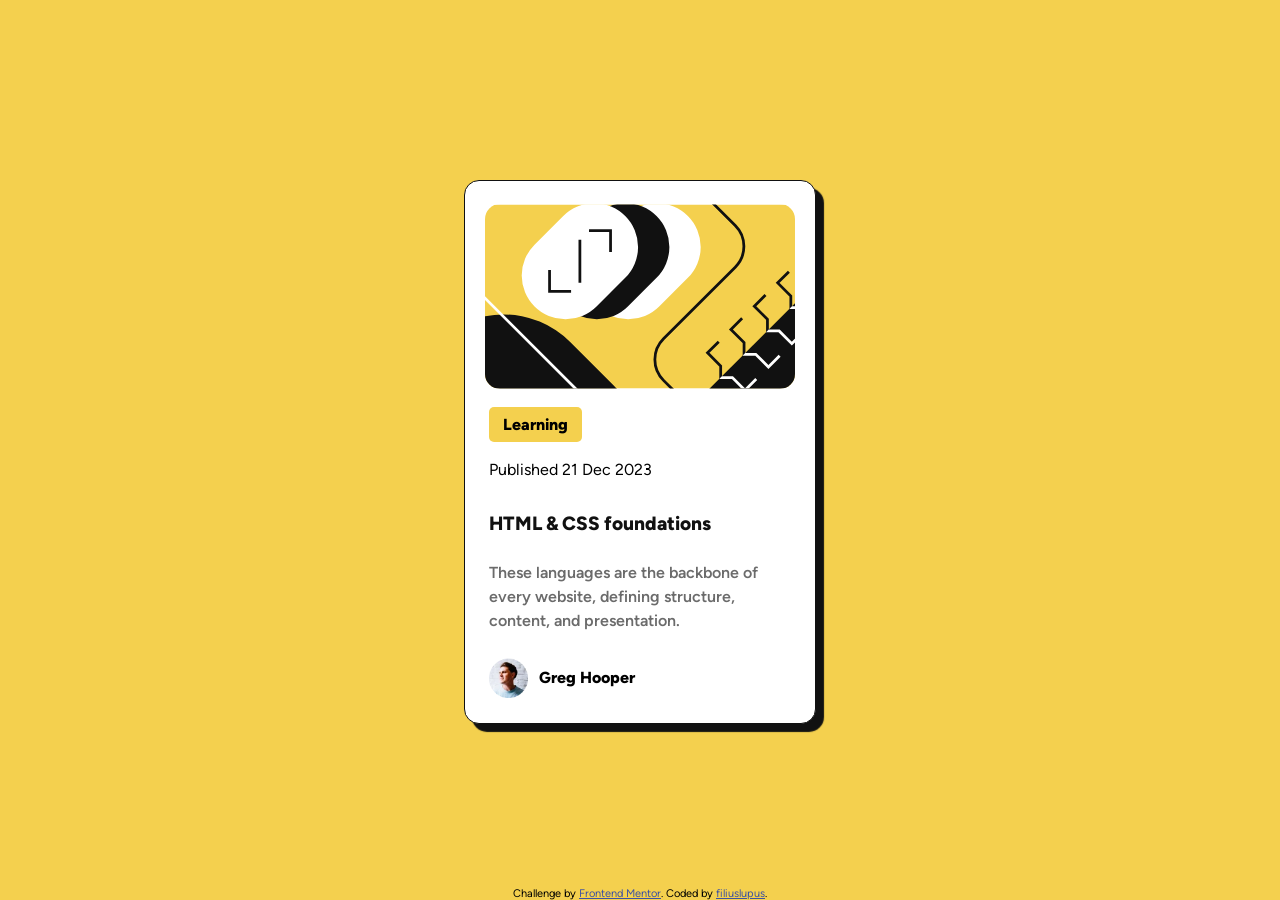
<file: Blog-preview-practice/index.html>
<!DOCTYPE html>
<html lang="en">
<head>
  <meta charset="UTF-8">
  <meta name="viewport" content="width=device-width, initial-scale=1.0"> <!-- displays site properly based on user's device -->

  <link rel="icon" type="image/png" sizes="32x32" href="./assets/images/favicon-32x32.png">
  <link rel="stylesheet" href="styles.css">
  <link rel="preload" href="./assets/fonts/Figtree-VariableFont_wght.ttf" as="font" type="font/ttf">
  
  <title>Frontend Mentor | Blog preview card</title>

</head>
<body>
  <main>
    <img id="cover-image" src="./assets/images/illustration-article.svg" alt="Cover image for a blog preview card">
    <div class="content">
      <div class="tag">
        Learning
      </div>
        <p class="date">
          <time datetime="2023-12-21">Published 21 Dec 2023</time>
        </p>
      <h1>
        <a href="https://frontendmentor.io">HTML & CSS foundations</a>
      </h1>
      <p class="description">
        These languages are the backbone of every website, defining structure, content, and presentation.
      </p>
      <div class="author">
        <img src="./assets/images/image-avatar.webp" alt="Author avatar portrait">
        <span class="author-name">
          Greg Hooper
        </span>
      </div>
    </div>
  </main>
  <footer class="attribution">
    Challenge by <a href="https://www.frontendmentor.io?ref=challenge">Frontend Mentor</a>. 
    Coded by <a href="https://github.com/filiuslupus">filiuslupus</a>.
  </footer>
</body>
</html>
</file>
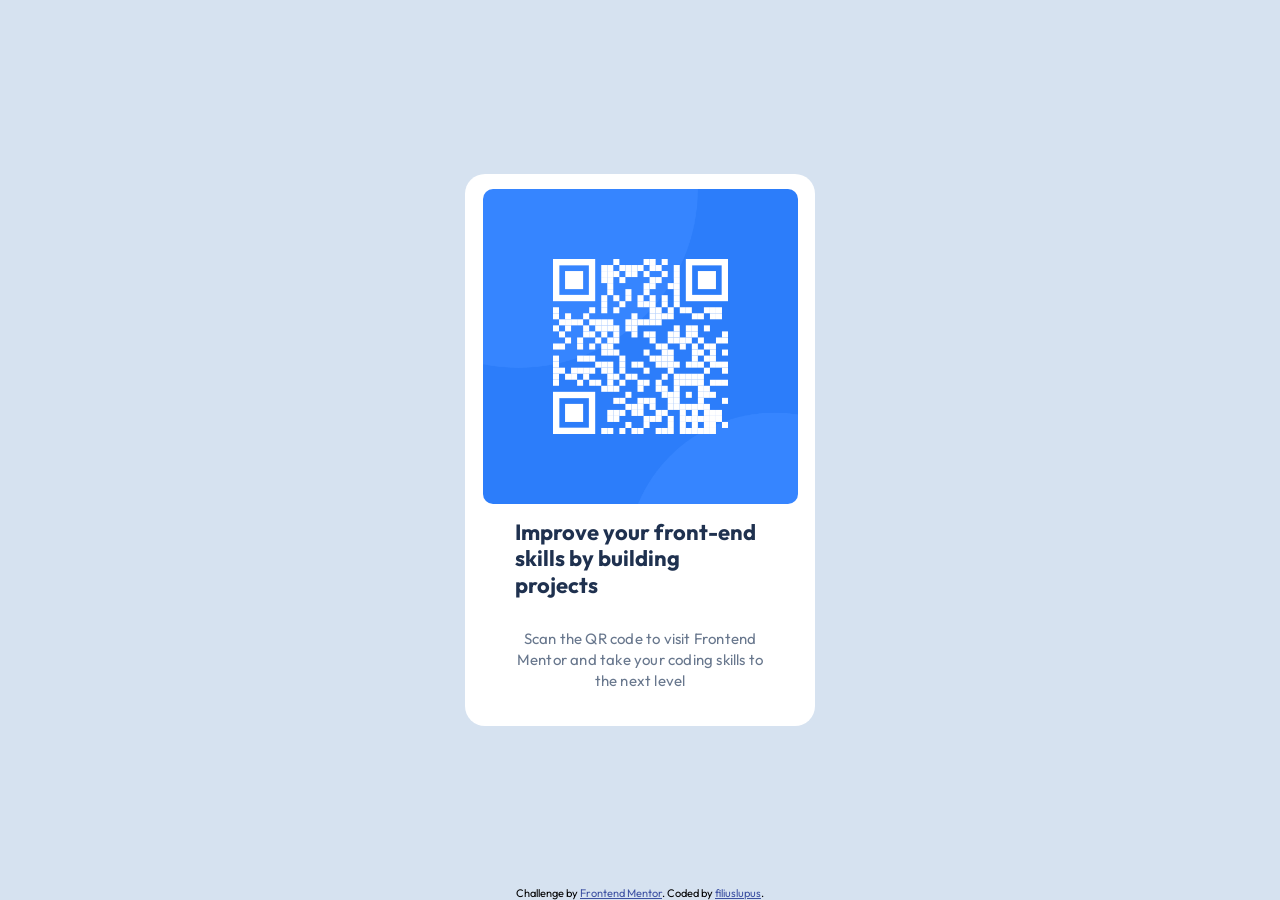
<file: QR-Code-practice/index.html>
<!DOCTYPE html>
<html lang="en">
<head>
  <meta charset="UTF-8">
  <meta name="viewport" content="width=device-width, initial-scale=1.0"> <!-- displays site properly based on user's device -->

  <link rel="icon" type="image/png" sizes="32x32" href="./images/favicon-32x32.png">
  <link rel="stylesheet" href="styles.css">
  <style>
    @import url('https://fonts.googleapis.com/css2?family=Outfit:wght@100..900&display=swap');
  </style>
  <title>Frontend Mentor | QR code component</title>

</head>

<body>
 <main id="qr-card">
  <img src="./images/image-qr-code.png" alt="QR code to visit Frontend Mentor">
  <h1 class="qr-title">
    Improve your front-end skills by building projects
  </h1>
  <p class="qr-content">
    Scan the QR code to visit Frontend Mentor and take your coding skills to the next level
  </p>
</main>
  <footer class="attribution">
    Challenge by <a href="https://www.frontendmentor.io?ref=challenge">Frontend Mentor</a>. 
    Coded by <a href="https://github.com/filiuslupus/HTML-Practice">filiuslupus</a>.
  </footer>
</body>
</html>
</file>
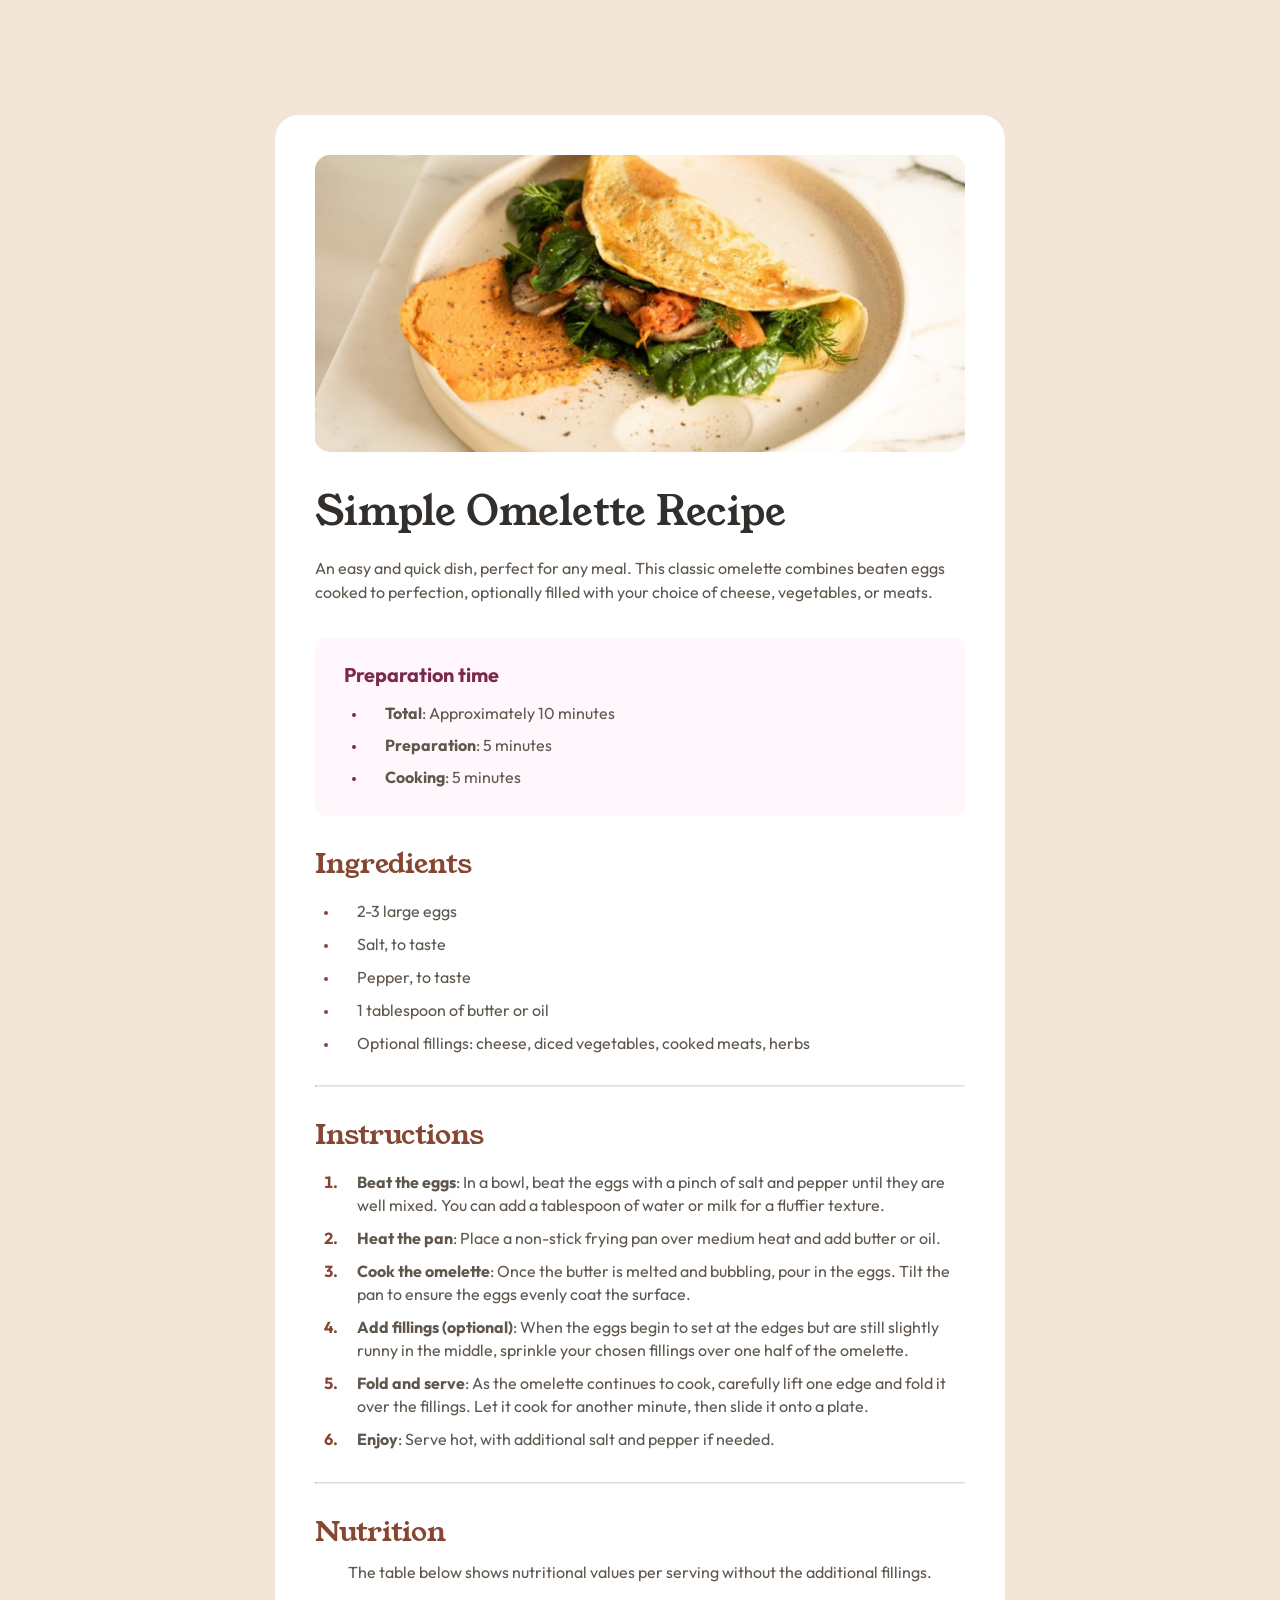
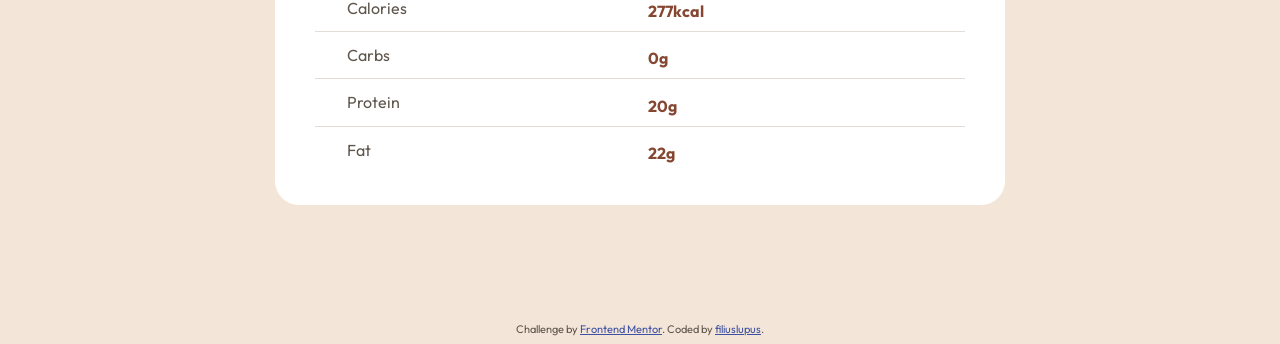
<file: recipe-page-main/index.html>
<!DOCTYPE html>
<html lang="en">
<head>
  <meta charset="UTF-8">
  <meta name="viewport" content="width=device-width, initial-scale=1.0"> <!-- displays site properly based on user's device -->

  <link rel="icon" type="image/png" sizes="32x32" href="./assets/images/favicon-32x32.png">
  <link rel="stylesheet" href="styles.css">
  <link rel="preload" href="./assets/fonts/outfit/Outfit-VariableFont_wght.ttf" as="font" type="font/ttf" crossorigin>
  <link rel="preload" href="./assets/fonts/young-serif/YoungSerif-Regular.ttf" as="font" type="font/ttf" crossorigin>
  
  <title>Frontend Mentor | Recipe page</title>

</head>
<body>
  <main>
    <img src="./assets/images/image-omelette.jpeg" alt="An omelette served on a plate">
    <h1>
      Simple Omelette Recipe
    </h1>
    <div class="content">
      <p>
        An easy and quick dish, perfect for any meal. This classic omelette combines beaten eggs cooked 
        to perfection, optionally filled with your choice of cheese, vegetables, or meats.
      </p>
      <div class="prep-info">
        <h2 class="prep-time">
          Preparation time
        </h2>

        <ul class="prep-list">
          <li>
            <b>Total</b>: Approximately 10 minutes
          </li>
          <li>
            <b>Preparation</b>: 5 minutes
          </li>
          <li>
            <b>Cooking</b>: 5 minutes
          </li>
        </ul>
      </div>
      <h2>
        Ingredients
      </h2>

      <ul class="ingredients">
        <li>
          2-3 large eggs
        </li>
        <li>
          Salt, to taste
        </li>
        <li>
          Pepper, to taste
        </li>
        <li>
          1 tablespoon of butter or oil
        </li>
        <li>
          Optional fillings: cheese, diced vegetables, cooked meats, herbs
        </li>
      </ul>
      <hr>
      <h2>
        Instructions
      </h2>

      <ol>
        <li>
          <b>Beat the eggs</b>: In a bowl, beat the eggs with a pinch of salt and pepper until they are well mixed. 
          You can add a tablespoon of water or milk for a fluffier texture.
        </li>
        <li>
          <b>Heat the pan</b>: Place a non-stick frying pan over medium heat and add butter or oil.
        </li>
        <li>
          <b>Cook the omelette</b>: Once the butter is melted and bubbling, pour in the eggs. Tilt the pan to ensure 
          the eggs evenly coat the surface.
        </li>
        <li>
          <b>Add fillings (optional)</b>: When the eggs begin to set at the edges but are still slightly runny in the 
          middle, sprinkle your chosen fillings over one half of the omelette.
        </li>
        <li>
          <b>Fold and serve</b>: As the omelette continues to cook, carefully lift one edge and fold it over the 
          fillings. Let it cook for another minute, then slide it onto a plate.
        </li>
        <li>
          <b>Enjoy</b>: Serve hot, with additional salt and pepper if needed.
        </li>
      </ol>
      <hr>
      <h2>
        Nutrition
      </h2>
      <table>
        <caption>
          The table below shows nutritional values per serving without the additional fillings.
        </caption>
        <tr>
          <th scope="row">
            Calories
          </th>
          <td>
            277kcal
          </td>
        </tr>
        <tr>
          <th scope="row">
            Carbs
          </th>
          <td>
            0g
          </td>
        </tr>
        <tr>
          <th scope="row">
            Protein
          </th>
          <td>
            20g
          </td>
        </tr>
        <tr>
          <th scope="row">
            Fat
          </th>
          <td>
            22g
          </td>
        </tr>
      </table>
    </div>
  </main>
      <footer class="attribution">
        Challenge by <a href="https://www.frontendmentor.io?ref=challenge">Frontend Mentor</a>. 
        Coded by <a href="https://www.github.com/filiuslupus">filiuslupus</a>.
      </footer>
</body>
</html>
</file>
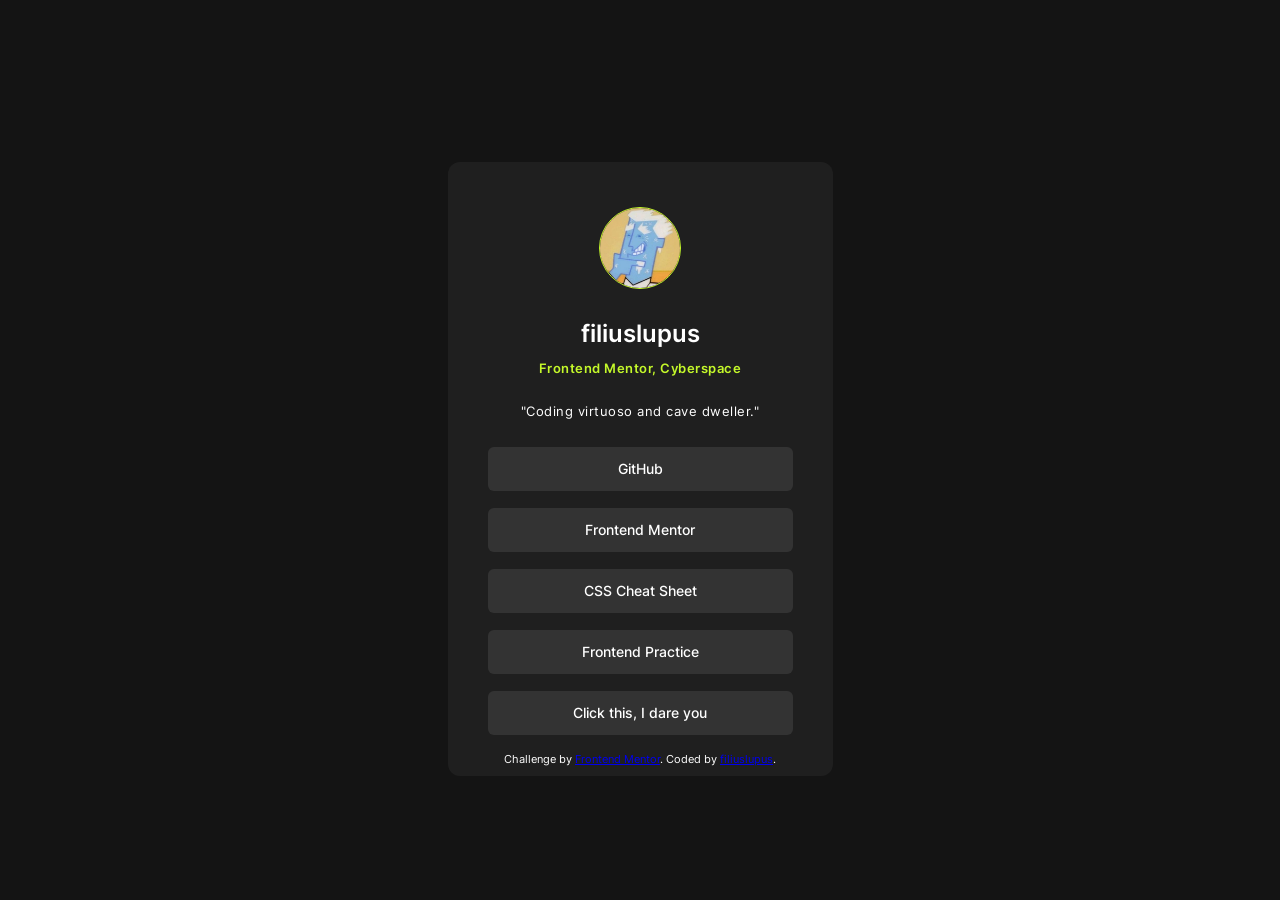
<file: social-links-profile-main/index.html>
<!DOCTYPE html>
<html lang="en">
<head>
  <meta charset="UTF-8">
  <meta name="viewport" content="width=device-width, initial-scale=1.0"> <!-- displays site properly based on user's device -->

  <link rel="icon" type="image/png" sizes="32x32" href="./assets/images/favicon-32x32.png">
  <link rel="stylesheet" href="styles.css">
  <link rel="preload" href="./assets/fonts/Inter-VariableFont_slnt,wght.ttf" as="font" type="font/ttf" crossorigin>
  
  <title>Frontend Mentor | Social links profile</title>

</head>
<body>
  <main>
    <div class="profile-img">
      <img src="./assets/images/icecold.jpg" alt="Profile picture">
    </div>
    <h1>
      filiuslupus
    </h1>
    <p class="location">
      Frontend Mentor, Cyberspace
    </p>
    <p>
      "Coding virtuoso and cave dweller."
    </p>
    <nav aria-label="Socials links">
      <a class="socials-link" href="https://github.com/filiuslupus">GitHub</a>
      <a class="socials-link" href="https://www.frontendmentor.io/profile/filiuslupus">Frontend Mentor</a>
      <a class="socials-link" href="https://htmlcheatsheet.com/css/">CSS Cheat Sheet</a>
      <a class="socials-link" href="https://www.frontendpractice.com">Frontend Practice</a>
      <a class="socials-link" href="https://youtu.be/dQw4w9WgXcQ">Click this, I dare you</a>
    </nav>
    <div class="attribution">
      Challenge by <a href="https://www.frontendmentor.io?ref=challenge">Frontend Mentor</a>. 
      Coded by <a href="https://github.com/filiuslupus">filiuslupus</a>.
    </div>
  </main>
</body>
</html>
</file>
<file: Blog-preview-practice/styles.css>
@font-face {
    font-family: "Figtree";
    src: url("./assets/fonts/Figtree-VariableFont_wght.ttf");
    format: "truetype";
    font-display: swap;
} 

body {
    background: hsl(47, 88%, 63%);
    font-family: "Figtree", sans-serif;
}

main {
    border: 1px solid #111111;
    background-color: white;
    border-radius: 15px;
    width: 350px;
    max-height: 100%;
    box-shadow: 8px 8px 1px 0px #111111;
    transition: box-shadow 180ms ease-in-out;
    display: block;
    margin-inline: auto;
    margin-top: 20vh;
}

main:hover {
    box-shadow: 12px 12px 3px 0px #111111;
}

#cover-image {
    display: block;
    border-radius: inherit;
    margin: auto;
    margin-top: 2.5vh;
    width: 310px;
    max-width: 100%;
    height: auto;
}

.content {
    padding-inline: 1.5rem;
}

.tag{
    background-color: #F4D04E;
    font-weight: 800;
    max-width: fit-content;
    margin-top: 2vh;
    padding: 8px 14px 8px 14px;
    border-radius: 5px;
    margin-bottom: 2vh;
}

h1 a{
    font-size: 1.2rem;
    font-weight: 800;
    line-height: 150%;
    color:#111111;
    text-decoration-line: none;
    transition: color .2s ease-in-out,
        text-shadow .2s ease-in-out;

}

h1 a:hover, 
h1 a:focus-visible {
    color: #F4D04E;
    text-shadow: 1px 1px 1px #ae9437;
}

.description {
    color: #6B6B6B;
    font-weight: 600;
    line-height: 150%;
}

.author {
    display: flex;
    font-weight: 800;
    align-items: center;
    margin-top: 25px;
    margin-bottom: 25px;
    gap: .65rem;
}

.author img {
    max-height: 2.5rem;
}

footer {
    position: fixed;
    left: 0;
    right: 0;
    bottom: 0;
}

.attribution { font-size: 0.6875rem; text-align: center; }
.attribution a { color: hsl(228, 45%, 44%); }
</file>
<file: QR-Code-practice/styles.css>
body {
    font-family: "Outfit", sans-serif;
    background-color: hsl(212, 45%, 89%);
    display: flex;
    flex-direction: column;
    margin: 0;
    height: 100vh;
    justify-content: center;
}

#qr-card{
    background-color: #FFFFFF;
    display: flex;
    flex-direction: column;
    max-width: 350px;
    margin-inline: auto;
    align-items: center;
    border-radius: 20px;
}

#qr-card img{
    max-width: 90%;
    height: auto;
    margin-top: 1.7vh;
    border-radius: 10px;
}

.qr-title{
    font-size: 22px;
    font-weight: 700;
    color: rgb(31, 49, 79);
    line-height: 120%;
    padding-inline: 50px;
}

.qr-content{
    font-size: 15px;
    letter-spacing: 0.2px;
    color: #68778D;
    line-height: 140%;
    padding-inline: 50px;
    text-align: center;
    padding-bottom: 20px;
}

footer{
    position: fixed;
    bottom: 0;
    right: 0;
    left: 0;
}
.attribution {
    font-size: 0.6875rem;
    text-align: center;
}

.attribution a { color: hsl(228, 45%, 44%); }
</file>
<file: recipe-page-main/styles.css>
@font-face {
    font-family: "Outfit";
    src: url("./assets/fonts/outfit/Outfit-VariableFont_wght.ttf")
        format("truetype");
    font-style: normal;
    font-display: swap;
    font-weight: 400 900;
}

@font-face {
    font-family: "YoungSerif";
    src: url("./assets/fonts/young-serif/YoungSerif-Regular.ttf")
        format("truetype");
    font-style: normal;
    font-display: swap;
    font-weight: 400 900;
}

body {
    background-color: #F3E5D7;
    font-family: "Outfit", sans-serif;
    color: #5F564D;
}

main {
    display:block;
    margin-inline: auto;
    background-color: white;
    border-radius: 24px;
    padding-left: 40px;
    padding-right: 8px;
    width: min(100% - 2rem, 730px);
    box-sizing: border-box;
    padding-top: 40px;
    margin-top: 12.8vh;
    margin-bottom: 13vh;
    padding-bottom: 20px;
}

hr {
  border-top: 1px solid #E3DDD7;
  margin-top: 26px;
}

.content {
    padding-right: 32px;
    line-height: 150%;
}

img {
    border-radius: 15px;
    width: inherit;
    height: 100%;
}

h1 {
    font-family: "YoungSerif", serif;
    color: #312E2C;
    font-size: 2.5rem;
    margin-bottom: 0;
}

h2 {
    font-family: "YoungSerif", serif;
    color: #854632;
    font-size: 1.78rem;
}

.prep-info {
    background-color: #FFF7FB;
    border-radius: 12px;
    margin-top: 33px;
    padding: 9px 0px 7px 14px;
}

h2:not(.prep-time) {
    margin-top: 35px;
    margin-bottom: 25px;
}

.prep-time {
    font-family: "Outfit", sans-serif;
    color: #7A284E;
    font-size: 1.24rem;
    padding-left: 15px;
}

.prep-list li::marker {
    color: #7A284E;
    font-size: 12px;
}

.prep-list li {
    padding-left: 18px;
}

ul {
    line-height: 2rem;
    margin-top: -6px;
    padding-left: 38px;
}

.ingredients li {
    margin-left: -14px;
    padding-left: 18px;

}

.ingredients li::marker {
    font-size: 12px; 
    line-height: 2.4rem;
    color: #854632;
}

ol {
    line-height: 1.44rem;
    margin-bottom: -5px;
}

ol li {
    padding-bottom: 10px;
    margin-left: -14px;
    padding-left: 16px;
}

ol li::marker {
    font-weight: 700;
    color: #854632;
}

table {
    width: 100%;
    margin-inline: auto;
    margin-bottom: 12px;
    margin-top: -8px;
    border-collapse: collapse;
    table-layout: fixed;
}

table td:nth-child(2) {
    color: #854632;
    font-weight: 700;
    padding-bottom: 8px;
    padding-left: 8px;
}

table td {
    padding-top: 0.9rem;
    vertical-align: top;
}

table th:first-child {
    padding-left: 32px;
}

table tr:not(:last-child) {
    border-bottom: 1px solid #E3DDD7;
}

th {
    text-align: left;
    font-weight: 400;;
}

.attribution {
    font-size: 0.6875rem; text-align: center;
}

.attribution a {
    color: hsl(228, 45%, 44%);
}

@media (max-width: 480px) {
    body {
        margin: 0;
        padding: 0;
        background-color: white;
    }

    main {
        border-radius: 0px;
        margin: 0;
        padding: 0;
        width: 100%;
    }

    img {
        border-radius: 0;
        padding: 0;
        margin: 0;
        width: 100%;
        display: block;
    }

    h1, .content {
        padding-inline: 2rem;
    }

    h1 {
        font-size: 2.25rem;
        line-height: 1.1;
    }

    footer {
        background-color: white;
    }
    
}
</file>
<file: social-links-profile-main/styles.css>
@font-face {
    font-family: "Inter";
    src: url("./assets/fonts/Inter-VariableFont_slnt,wght.ttf")
        format("truetype");
    font-style: normal;
    font-display: swap;
    font-weight: 400 900;
}

@keyframes spin {
  50% {--spin-angle: 180deg;}
}

@property --spin-angle {
    syntax: "<angle>";
    inherits: false;
    initial-value: 0deg;
    }
@property --spin-strength {
        syntax: "<number>";
        inherits: false;
        initial-value: 1;
    }

body {
    background-color: #141414;
    font-family: "Inter", sans-serif;
    color: white;
}

main {
    background-color: #1F1F1F;
    display: block;
    border-radius: 12px;
    width: min(100% - 2rem, 385px);
    max-height: 100%;
    margin-inline: auto;
    margin-top: 18vh;
    text-align: center;
    padding-bottom: 10px;
}

img {
    border: 1.5px solid #C4F82A;
    border-radius: 50%;
    height: 80px;
    width: 80px;
}

.profile-img {
    display: flex;
    justify-content: center;
    align-items: center;
    padding-top: 45px;
}

h1 {
    font-size: 1.5rem;
    font-weight: 600;
    margin-top: 30px;
    margin-bottom: 0;
}


p.location {
    color: #C4F82A;
    font-size: .8rem;
    transition: --spin-strength .4s ease-out;
    rotate: x calc(var(--spin-angle) * var(--spin-strength));
    font-weight: 600;
    animation: spin 5s infinite;
}

@media (prefers-reduced-motion: reduce) {
    p.location {
        animation: none;
        transition: none;
        rotate: none;
    }
}
.location:hover {
    animation-play-state: paused;
    --spin-strength: 0;
}

p {
    font-size: .8rem;
    letter-spacing: .5px;
    margin-bottom: 28px;
}

.socials-link {
    text-decoration-line: none;
    color: inherit;
    font-weight: 500;
    display: flex;
    align-items: center;
    justify-content: center;
    min-height: 1.5rem;
    font-size: .9rem;
    padding: 10px;
    margin: 10px 40px 17px 40px;
    background: #333333;
    border-radius: 6px;
    background: linear-gradient(to left, #333333 50%, #C4F82A 50%) right;
    background-size: 200%;
    transition: .3s ease-out;
}

.socials-link:hover, .socials-link:focus-visible {
    background-position: left;
    color: #141414;
}

.attribution {
    font-size: 0.6875rem;;
}

.attribution a:hover, .attribution a:focus-visible {
    color: cyan;
}
</file>
